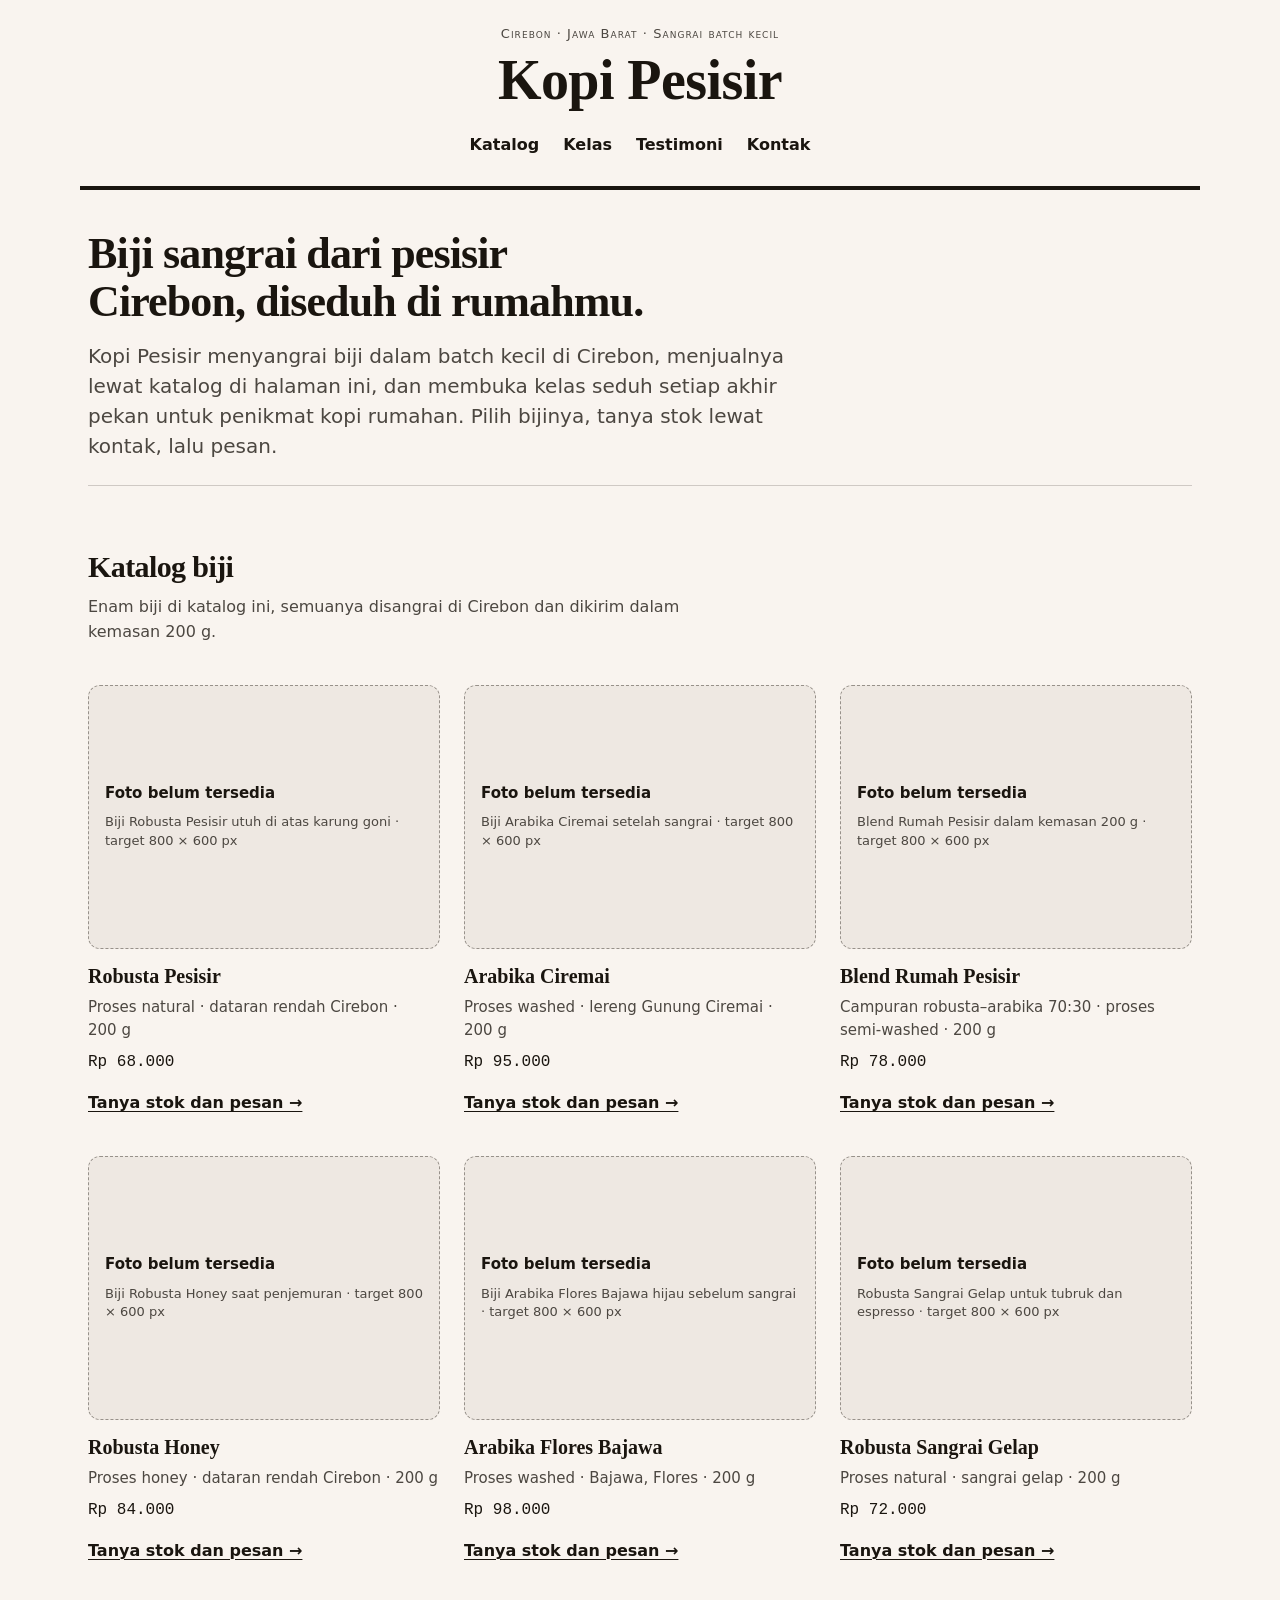
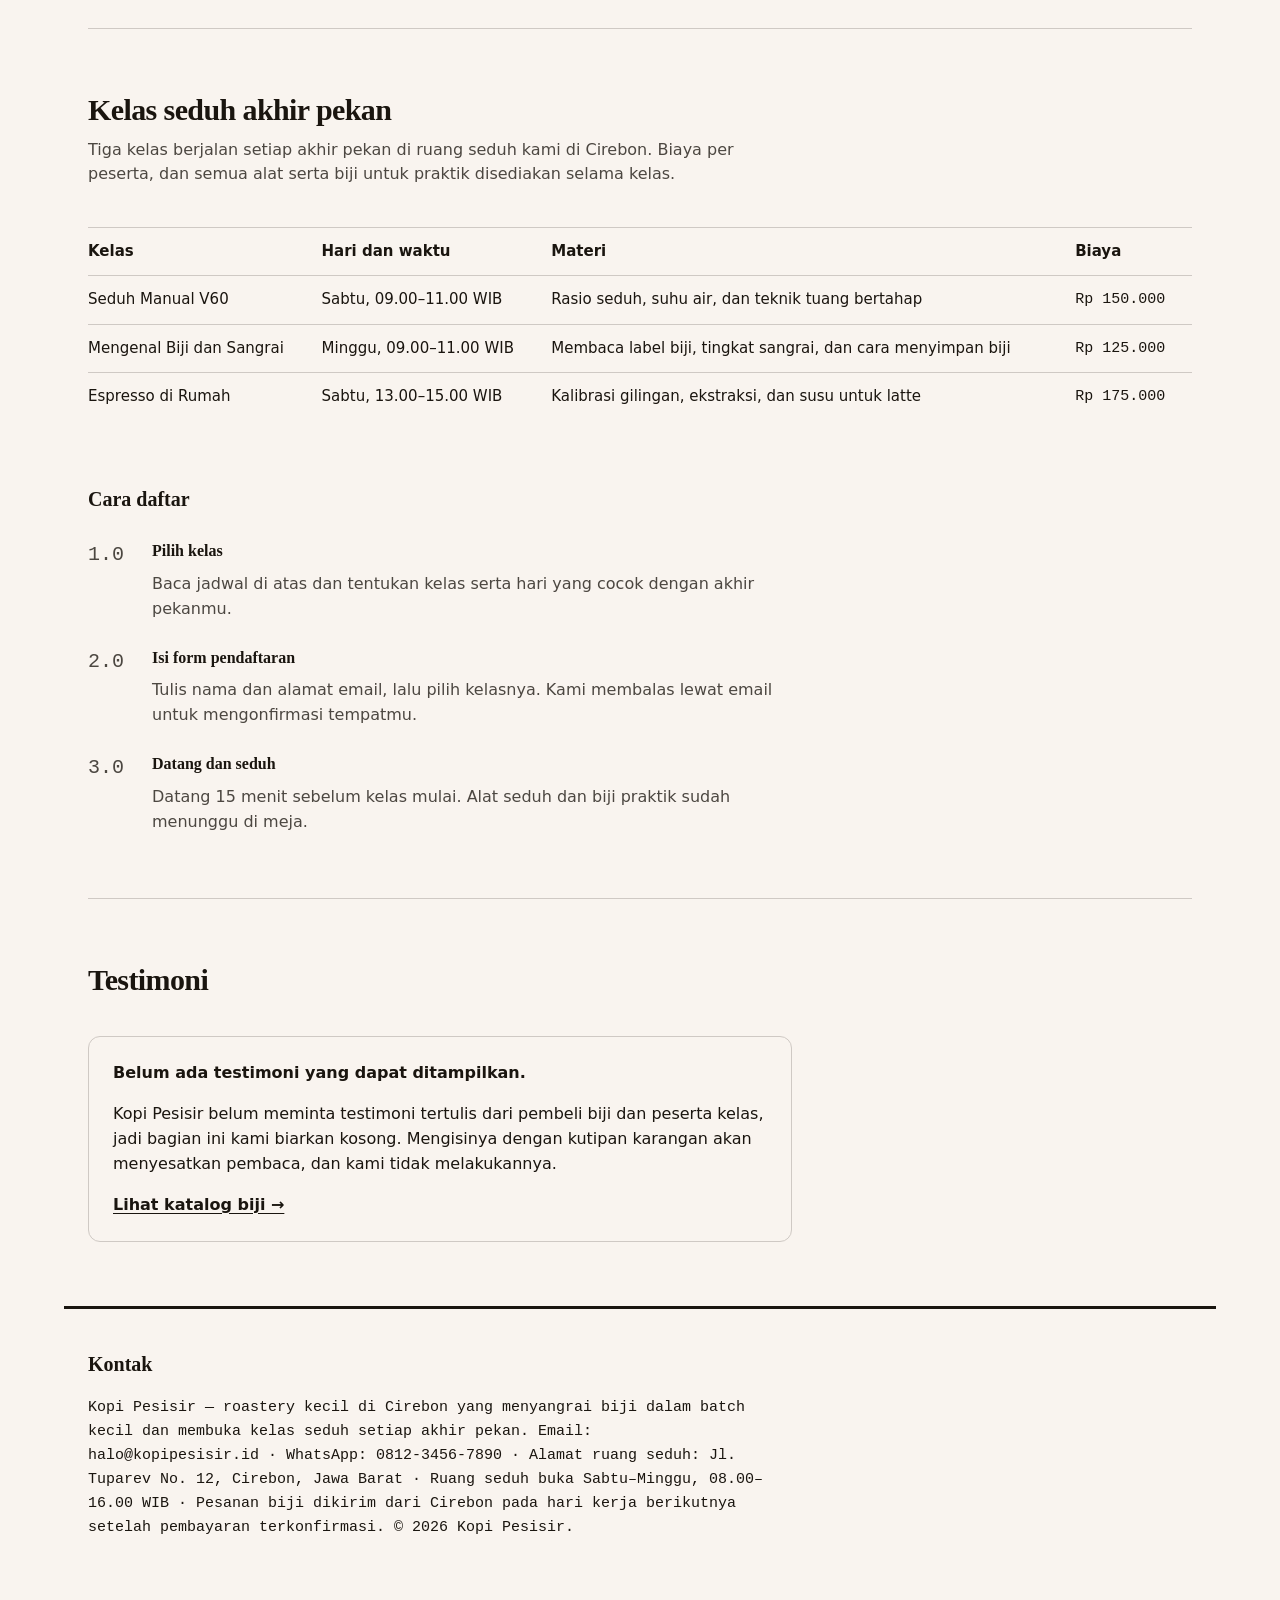
<file: docs/proving-runs/2026-10-22-a002/index.html>
<!DOCTYPE html>
<html lang="id">
<head>
<meta charset="utf-8">
<meta name="viewport" content="width=device-width, initial-scale=1, viewport-fit=cover">
<title>Kopi Pesisir — Biji Sangrai dan Kelas Seduh di Cirebon</title>
<meta name="description" content="Kopi Pesisir menyangrai biji dalam batch kecil di Cirebon, menjualnya lewat katalog ini, dan membuka kelas seduh setiap akhir pekan.">
<link rel="stylesheet" href="style.css">
</head>
<body>

<header class="nav-mast">
  <p class="mast-line">Cirebon · Jawa Barat · Sangrai batch kecil</p>
  <p class="mast-name">Kopi Pesisir</p>
  <nav class="mast-nav" aria-label="Utama">
    <ul>
      <li><a href="#katalog">Katalog</a></li>
      <li><a href="#kelas">Kelas</a></li>
      <li><a href="#testimoni">Testimoni</a></li>
      <li><a href="#kontak">Kontak</a></li>
    </ul>
  </nav>
</header>

<main>

  <section class="hero" aria-labelledby="judul-hero">
    <h1 id="judul-hero" class="hero-tagline">Biji sangrai dari pesisir Cirebon, diseduh di rumahmu.</h1>
    <p class="hero-lede">Kopi Pesisir menyangrai biji dalam batch kecil di Cirebon, menjualnya lewat katalog di halaman ini, dan membuka kelas seduh setiap akhir pekan untuk penikmat kopi rumahan. Pilih bijinya, tanya stok lewat kontak, lalu pesan.</p>
  </section>

  <section class="section" id="katalog" aria-labelledby="judul-katalog">
    <header class="head-hang">
      <h2 id="judul-katalog">Katalog biji</h2>
      <p class="section-intro">Enam biji di katalog ini, semuanya disangrai di Cirebon dan dikirim dalam kemasan 200&nbsp;g.</p>
    </header>

    <div class="product-grid">

      <article class="product">
        <div class="product-media" role="img" aria-label="Tempat foto untuk biji Robusta Pesisir, foto belum tersedia">
          <p class="media-label">Foto belum tersedia</p>
          <p class="media-note">Biji Robusta Pesisir utuh di atas karung goni · target 800 × 600 px</p>
        </div>
        <h3 class="product-name">Robusta Pesisir</h3>
        <p class="product-spec">Proses natural · dataran rendah Cirebon · 200&nbsp;g</p>
        <p class="product-price">Rp 68.000</p>
        <p class="product-action"><a class="link-arrow" href="#kontak">Tanya stok dan pesan →</a></p>
      </article>

      <article class="product">
        <div class="product-media" role="img" aria-label="Tempat foto untuk biji Arabika Ciremai, foto belum tersedia">
          <p class="media-label">Foto belum tersedia</p>
          <p class="media-note">Biji Arabika Ciremai setelah sangrai · target 800 × 600 px</p>
        </div>
        <h3 class="product-name">Arabika Ciremai</h3>
        <p class="product-spec">Proses washed · lereng Gunung Ciremai · 200&nbsp;g</p>
        <p class="product-price">Rp 95.000</p>
        <p class="product-action"><a class="link-arrow" href="#kontak">Tanya stok dan pesan →</a></p>
      </article>

      <article class="product">
        <div class="product-media" role="img" aria-label="Tempat foto untuk Blend Rumah Pesisir, foto belum tersedia">
          <p class="media-label">Foto belum tersedia</p>
          <p class="media-note">Blend Rumah Pesisir dalam kemasan 200&nbsp;g · target 800 × 600 px</p>
        </div>
        <h3 class="product-name">Blend Rumah Pesisir</h3>
        <p class="product-spec">Campuran robusta–arabika 70:30 · proses semi-washed · 200&nbsp;g</p>
        <p class="product-price">Rp 78.000</p>
        <p class="product-action"><a class="link-arrow" href="#kontak">Tanya stok dan pesan →</a></p>
      </article>

      <article class="product">
        <div class="product-media" role="img" aria-label="Tempat foto untuk biji Robusta Honey, foto belum tersedia">
          <p class="media-label">Foto belum tersedia</p>
          <p class="media-note">Biji Robusta Honey saat penjemuran · target 800 × 600 px</p>
        </div>
        <h3 class="product-name">Robusta Honey</h3>
        <p class="product-spec">Proses honey · dataran rendah Cirebon · 200&nbsp;g</p>
        <p class="product-price">Rp 84.000</p>
        <p class="product-action"><a class="link-arrow" href="#kontak">Tanya stok dan pesan →</a></p>
      </article>

      <article class="product">
        <div class="product-media" role="img" aria-label="Tempat foto untuk biji Arabika Flores Bajawa, foto belum tersedia">
          <p class="media-label">Foto belum tersedia</p>
          <p class="media-note">Biji Arabika Flores Bajawa hijau sebelum sangrai · target 800 × 600 px</p>
        </div>
        <h3 class="product-name">Arabika Flores Bajawa</h3>
        <p class="product-spec">Proses washed · Bajawa, Flores · 200&nbsp;g</p>
        <p class="product-price">Rp 98.000</p>
        <p class="product-action"><a class="link-arrow" href="#kontak">Tanya stok dan pesan →</a></p>
      </article>

      <article class="product">
        <div class="product-media" role="img" aria-label="Tempat foto untuk biji Robusta Sangrai Gelap, foto belum tersedia">
          <p class="media-label">Foto belum tersedia</p>
          <p class="media-note">Robusta Sangrai Gelap untuk tubruk dan espresso · target 800 × 600 px</p>
        </div>
        <h3 class="product-name">Robusta Sangrai Gelap</h3>
        <p class="product-spec">Proses natural · sangrai gelap · 200&nbsp;g</p>
        <p class="product-price">Rp 72.000</p>
        <p class="product-action"><a class="link-arrow" href="#kontak">Tanya stok dan pesan →</a></p>
      </article>

    </div>
  </section>

  <section class="section" id="kelas" aria-labelledby="judul-kelas">
    <header class="head-hang">
      <h2 id="judul-kelas">Kelas seduh akhir pekan</h2>
      <p class="section-intro">Tiga kelas berjalan setiap akhir pekan di ruang seduh kami di Cirebon. Biaya per peserta, dan semua alat serta biji untuk praktik disediakan selama kelas.</p>
    </header>

    <table class="schedule">
      <thead>
        <tr>
          <th scope="col">Kelas</th>
          <th scope="col">Hari dan waktu</th>
          <th scope="col">Materi</th>
          <th scope="col">Biaya</th>
        </tr>
      </thead>
      <tbody>
        <tr>
          <td data-label="Kelas">Seduh Manual V60</td>
          <td data-label="Hari dan waktu">Sabtu, 09.00–11.00 WIB</td>
          <td data-label="Materi">Rasio seduh, suhu air, dan teknik tuang bertahap</td>
          <td data-label="Biaya" class="num">Rp 150.000</td>
        </tr>
        <tr>
          <td data-label="Kelas">Mengenal Biji dan Sangrai</td>
          <td data-label="Hari dan waktu">Minggu, 09.00–11.00 WIB</td>
          <td data-label="Materi">Membaca label biji, tingkat sangrai, dan cara menyimpan biji</td>
          <td data-label="Biaya" class="num">Rp 125.000</td>
        </tr>
        <tr>
          <td data-label="Kelas">Espresso di Rumah</td>
          <td data-label="Hari dan waktu">Sabtu, 13.00–15.00 WIB</td>
          <td data-label="Materi">Kalibrasi gilingan, ekstraksi, dan susu untuk latte</td>
          <td data-label="Biaya" class="num">Rp 175.000</td>
        </tr>
      </tbody>
    </table>

    <h3 class="steps-title">Cara daftar</h3>
    <ol class="steps">
      <li>
        <span class="stage">1.0</span>
        <div>
          <h4>Pilih kelas</h4>
          <p>Baca jadwal di atas dan tentukan kelas serta hari yang cocok dengan akhir pekanmu.</p>
        </div>
      </li>
      <li>
        <span class="stage">2.0</span>
        <div>
          <h4>Isi form pendaftaran</h4>
          <p>Tulis nama dan alamat email, lalu pilih kelasnya. Kami membalas lewat email untuk mengonfirmasi tempatmu.</p>
        </div>
      </li>
      <li>
        <span class="stage">3.0</span>
        <div>
          <h4>Datang dan seduh</h4>
          <p>Datang 15 menit sebelum kelas mulai. Alat seduh dan biji praktik sudah menunggu di meja.</p>
        </div>
      </li>
    </ol>
  </section>

  <section class="section" id="testimoni" aria-labelledby="judul-testimoni">
    <header class="head-hang">
      <h2 id="judul-testimoni">Testimoni</h2>
    </header>
    <div class="empty-state">
      <p class="empty-title">Belum ada testimoni yang dapat ditampilkan.</p>
      <p>Kopi Pesisir belum meminta testimoni tertulis dari pembeli biji dan peserta kelas, jadi bagian ini kami biarkan kosong. Mengisinya dengan kutipan karangan akan menyesatkan pembaca, dan kami tidak melakukannya.</p>
      <p><a class="link-arrow" href="#katalog">Lihat katalog biji →</a></p>
    </div>
  </section>

</main>

<footer class="foot-dense" id="kontak">
  <h2 class="foot-title">Kontak</h2>
  <p class="foot-block">Kopi Pesisir — roastery kecil di Cirebon yang menyangrai biji dalam batch kecil dan membuka kelas seduh setiap akhir pekan. Email: halo@kopipesisir.id · WhatsApp: 0812-3456-7890 · Alamat ruang seduh: Jl. Tuparev No. 12, Cirebon, Jawa Barat · Ruang seduh buka Sabtu–Minggu, 08.00–16.00 WIB · Pesanan biji dikirim dari Cirebon pada hari kerja berikutnya setelah pembayaran terkonfirmasi. © 2026 Kopi Pesisir.</p>
</footer>

</body>
</html>
</file>
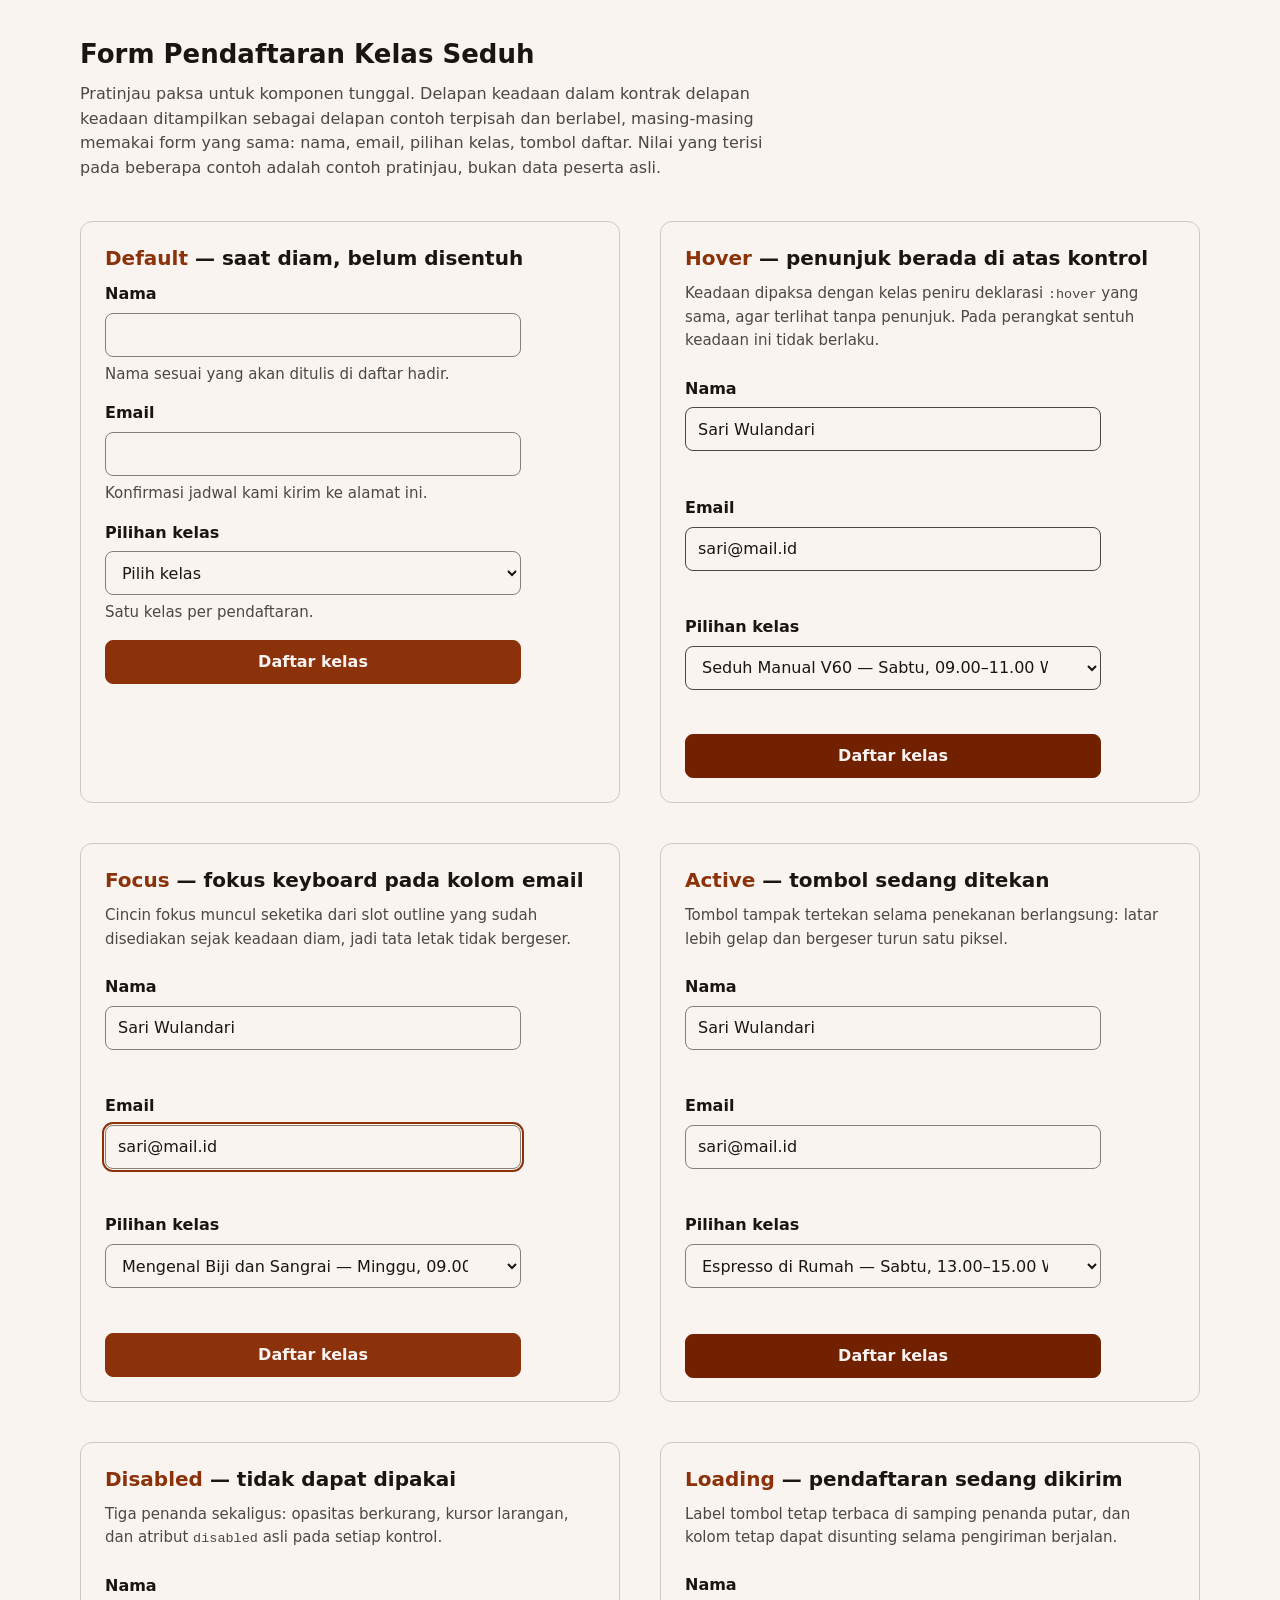
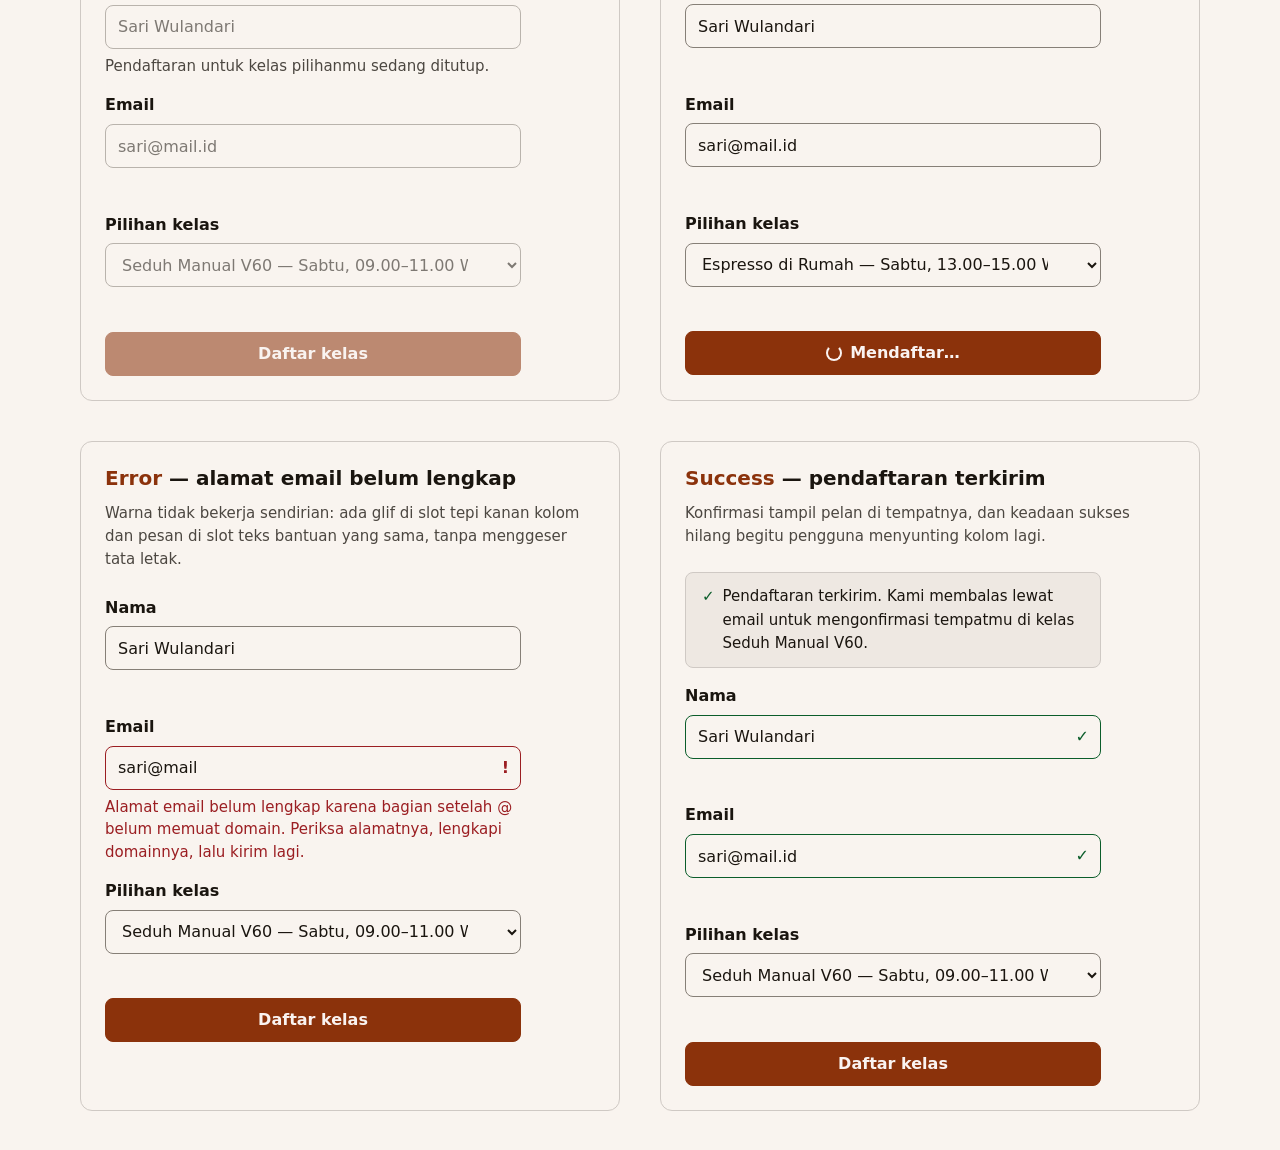
<file: docs/proving-runs/2026-10-22-a002/form-states.html>
<!DOCTYPE html>
<html lang="id">
<head>
<meta charset="utf-8">
<meta name="viewport" content="width=device-width, initial-scale=1, viewport-fit=cover">
<title>Pratinjau Paksa — Form Pendaftaran Kelas Seduh Kopi Pesisir</title>
<meta name="description" content="Pratinjau paksa delapan keadaan form pendaftaran kelas seduh Kopi Pesisir: default, hover, focus, active, disabled, loading, error, success.">
<link rel="stylesheet" href="form.css">
</head>
<body>

<header class="preview-head">
  <h1>Form Pendaftaran Kelas Seduh</h1>
  <p>Pratinjau paksa untuk komponen tunggal. Delapan keadaan dalam kontrak delapan keadaan ditampilkan sebagai delapan contoh terpisah dan berlabel, masing-masing memakai form yang sama: nama, email, pilihan kelas, tombol daftar. Nilai yang terisi pada beberapa contoh adalah contoh pratinjau, bukan data peserta asli.</p>
</header>

<main class="preview-grid">

  <!-- 1 · Default -->
  <section class="instance" aria-labelledby="h-default">
    <h2 id="h-default"><span class="state-name">Default</span> — saat diam, belum disentuh</h2>
    <form class="reg-form">
      <div class="field">
        <label for="d-nama">Nama</label>
        <div class="control-wrap">
          <input id="d-nama" name="nama" type="text" autocomplete="name">
          <span class="glyph" aria-hidden="true"></span>
        </div>
        <p class="field-note">Nama sesuai yang akan ditulis di daftar hadir.</p>
      </div>
      <div class="field">
        <label for="d-email">Email</label>
        <div class="control-wrap">
          <input id="d-email" name="email" type="email" autocomplete="email" inputmode="email">
          <span class="glyph" aria-hidden="true"></span>
        </div>
        <p class="field-note">Konfirmasi jadwal kami kirim ke alamat ini.</p>
      </div>
      <div class="field">
        <label for="d-kelas">Pilihan kelas</label>
        <div class="control-wrap">
          <select id="d-kelas" name="kelas">
            <option value="" selected>Pilih kelas</option>
            <option value="v60">Seduh Manual V60 — Sabtu, 09.00–11.00 WIB</option>
            <option value="biji">Mengenal Biji dan Sangrai — Minggu, 09.00–11.00 WIB</option>
            <option value="espresso">Espresso di Rumah — Sabtu, 13.00–15.00 WIB</option>
          </select>
        </div>
        <p class="field-note">Satu kelas per pendaftaran.</p>
      </div>
      <button class="btn" type="submit">Daftar kelas</button>
    </form>
  </section>

  <!-- 2 · Hover -->
  <section class="instance" aria-labelledby="h-hover">
    <h2 id="h-hover"><span class="state-name">Hover</span> — penunjuk berada di atas kontrol</h2>
    <p class="instance-note">Keadaan dipaksa dengan kelas peniru deklarasi <span class="mono">:hover</span> yang sama, agar terlihat tanpa penunjuk. Pada perangkat sentuh keadaan ini tidak berlaku.</p>
    <form class="reg-form force-hover">
      <div class="field">
        <label for="hv-nama">Nama</label>
        <div class="control-wrap">
          <input id="hv-nama" name="nama" type="text" autocomplete="name" value="Sari Wulandari">
          <span class="glyph" aria-hidden="true"></span>
        </div>
        <p class="field-note" aria-hidden="true"></p>
      </div>
      <div class="field">
        <label for="hv-email">Email</label>
        <div class="control-wrap">
          <input id="hv-email" name="email" type="email" autocomplete="email" inputmode="email" value="sari@mail.id">
          <span class="glyph" aria-hidden="true"></span>
        </div>
        <p class="field-note" aria-hidden="true"></p>
      </div>
      <div class="field">
        <label for="hv-kelas">Pilihan kelas</label>
        <div class="control-wrap">
          <select id="hv-kelas" name="kelas">
            <option value="">Pilih kelas</option>
            <option value="v60" selected>Seduh Manual V60 — Sabtu, 09.00–11.00 WIB</option>
            <option value="biji">Mengenal Biji dan Sangrai — Minggu, 09.00–11.00 WIB</option>
            <option value="espresso">Espresso di Rumah — Sabtu, 13.00–15.00 WIB</option>
          </select>
        </div>
        <p class="field-note" aria-hidden="true"></p>
      </div>
      <button class="btn" type="submit">Daftar kelas</button>
    </form>
  </section>

  <!-- 3 · Focus -->
  <section class="instance" aria-labelledby="h-focus">
    <h2 id="h-focus"><span class="state-name">Focus</span> — fokus keyboard pada kolom email</h2>
    <p class="instance-note">Cincin fokus muncul seketika dari slot outline yang sudah disediakan sejak keadaan diam, jadi tata letak tidak bergeser.</p>
    <form class="reg-form">
      <div class="field">
        <label for="fc-nama">Nama</label>
        <div class="control-wrap">
          <input id="fc-nama" name="nama" type="text" autocomplete="name" value="Sari Wulandari">
          <span class="glyph" aria-hidden="true"></span>
        </div>
        <p class="field-note" aria-hidden="true"></p>
      </div>
      <div class="field">
        <label for="fc-email">Email</label>
        <div class="control-wrap">
          <input class="is-focused" id="fc-email" name="email" type="email" autocomplete="email" inputmode="email" value="sari@mail.id">
          <span class="glyph" aria-hidden="true"></span>
        </div>
        <p class="field-note" aria-hidden="true"></p>
      </div>
      <div class="field">
        <label for="fc-kelas">Pilihan kelas</label>
        <div class="control-wrap">
          <select id="fc-kelas" name="kelas">
            <option value="">Pilih kelas</option>
            <option value="v60">Seduh Manual V60 — Sabtu, 09.00–11.00 WIB</option>
            <option value="biji" selected>Mengenal Biji dan Sangrai — Minggu, 09.00–11.00 WIB</option>
            <option value="espresso">Espresso di Rumah — Sabtu, 13.00–15.00 WIB</option>
          </select>
        </div>
        <p class="field-note" aria-hidden="true"></p>
      </div>
      <button class="btn" type="submit">Daftar kelas</button>
    </form>
  </section>

  <!-- 4 · Active -->
  <section class="instance" aria-labelledby="h-active">
    <h2 id="h-active"><span class="state-name">Active</span> — tombol sedang ditekan</h2>
    <p class="instance-note">Tombol tampak tertekan selama penekanan berlangsung: latar lebih gelap dan bergeser turun satu piksel.</p>
    <form class="reg-form">
      <div class="field">
        <label for="ac-nama">Nama</label>
        <div class="control-wrap">
          <input id="ac-nama" name="nama" type="text" autocomplete="name" value="Sari Wulandari">
          <span class="glyph" aria-hidden="true"></span>
        </div>
        <p class="field-note" aria-hidden="true"></p>
      </div>
      <div class="field">
        <label for="ac-email">Email</label>
        <div class="control-wrap">
          <input id="ac-email" name="email" type="email" autocomplete="email" inputmode="email" value="sari@mail.id">
          <span class="glyph" aria-hidden="true"></span>
        </div>
        <p class="field-note" aria-hidden="true"></p>
      </div>
      <div class="field">
        <label for="ac-kelas">Pilihan kelas</label>
        <div class="control-wrap">
          <select id="ac-kelas" name="kelas">
            <option value="">Pilih kelas</option>
            <option value="v60">Seduh Manual V60 — Sabtu, 09.00–11.00 WIB</option>
            <option value="biji">Mengenal Biji dan Sangrai — Minggu, 09.00–11.00 WIB</option>
            <option value="espresso" selected>Espresso di Rumah — Sabtu, 13.00–15.00 WIB</option>
          </select>
        </div>
        <p class="field-note" aria-hidden="true"></p>
      </div>
      <button class="btn is-active" type="submit">Daftar kelas</button>
    </form>
  </section>

  <!-- 5 · Disabled -->
  <section class="instance" aria-labelledby="h-disabled">
    <h2 id="h-disabled"><span class="state-name">Disabled</span> — tidak dapat dipakai</h2>
    <p class="instance-note">Tiga penanda sekaligus: opasitas berkurang, kursor larangan, dan atribut <span class="mono">disabled</span> asli pada setiap kontrol.</p>
    <form class="reg-form">
      <div class="field">
        <label for="ds-nama">Nama</label>
        <div class="control-wrap">
          <input id="ds-nama" name="nama" type="text" autocomplete="name" value="Sari Wulandari" disabled>
          <span class="glyph" aria-hidden="true"></span>
        </div>
        <p class="field-note">Pendaftaran untuk kelas pilihanmu sedang ditutup.</p>
      </div>
      <div class="field">
        <label for="ds-email">Email</label>
        <div class="control-wrap">
          <input id="ds-email" name="email" type="email" autocomplete="email" inputmode="email" value="sari@mail.id" disabled>
          <span class="glyph" aria-hidden="true"></span>
        </div>
        <p class="field-note" aria-hidden="true"></p>
      </div>
      <div class="field">
        <label for="ds-kelas">Pilihan kelas</label>
        <div class="control-wrap">
          <select id="ds-kelas" name="kelas" disabled>
            <option value="">Pilih kelas</option>
            <option value="v60" selected>Seduh Manual V60 — Sabtu, 09.00–11.00 WIB</option>
            <option value="biji">Mengenal Biji dan Sangrai — Minggu, 09.00–11.00 WIB</option>
            <option value="espresso">Espresso di Rumah — Sabtu, 13.00–15.00 WIB</option>
          </select>
        </div>
        <p class="field-note" aria-hidden="true"></p>
      </div>
      <button class="btn" type="submit" disabled>Daftar kelas</button>
    </form>
  </section>

  <!-- 6 · Loading -->
  <section class="instance" aria-labelledby="h-loading">
    <h2 id="h-loading"><span class="state-name">Loading</span> — pendaftaran sedang dikirim</h2>
    <p class="instance-note">Label tombol tetap terbaca di samping penanda putar, dan kolom tetap dapat disunting selama pengiriman berjalan.</p>
    <form class="reg-form" aria-busy="true">
      <div class="field">
        <label for="ld-nama">Nama</label>
        <div class="control-wrap">
          <input id="ld-nama" name="nama" type="text" autocomplete="name" value="Sari Wulandari">
          <span class="glyph" aria-hidden="true"></span>
        </div>
        <p class="field-note" aria-hidden="true"></p>
      </div>
      <div class="field">
        <label for="ld-email">Email</label>
        <div class="control-wrap">
          <input id="ld-email" name="email" type="email" autocomplete="email" inputmode="email" value="sari@mail.id">
          <span class="glyph" aria-hidden="true"></span>
        </div>
        <p class="field-note" aria-hidden="true"></p>
      </div>
      <div class="field">
        <label for="ld-kelas">Pilihan kelas</label>
        <div class="control-wrap">
          <select id="ld-kelas" name="kelas">
            <option value="">Pilih kelas</option>
            <option value="v60">Seduh Manual V60 — Sabtu, 09.00–11.00 WIB</option>
            <option value="biji">Mengenal Biji dan Sangrai — Minggu, 09.00–11.00 WIB</option>
            <option value="espresso" selected>Espresso di Rumah — Sabtu, 13.00–15.00 WIB</option>
          </select>
        </div>
        <p class="field-note" aria-hidden="true"></p>
      </div>
      <button class="btn is-loading" type="submit" aria-disabled="true"><span class="spinner" aria-hidden="true"></span>Mendaftar…</button>
    </form>
  </section>

  <!-- 7 · Error -->
  <section class="instance" aria-labelledby="h-error">
    <h2 id="h-error"><span class="state-name">Error</span> — alamat email belum lengkap</h2>
    <p class="instance-note">Warna tidak bekerja sendirian: ada glif di slot tepi kanan kolom dan pesan di slot teks bantuan yang sama, tanpa menggeser tata letak.</p>
    <form class="reg-form">
      <div class="field">
        <label for="er-nama">Nama</label>
        <div class="control-wrap">
          <input id="er-nama" name="nama" type="text" autocomplete="name" value="Sari Wulandari">
          <span class="glyph" aria-hidden="true"></span>
        </div>
        <p class="field-note" aria-hidden="true"></p>
      </div>
      <div class="field">
        <label for="er-email">Email</label>
        <div class="control-wrap">
          <input class="is-error" id="er-email" name="email" type="email" autocomplete="email" inputmode="email" value="sari@mail" aria-invalid="true" aria-describedby="er-email-note">
          <span class="glyph glyph-error" aria-hidden="true">!</span>
        </div>
        <p class="field-note note-error" id="er-email-note">Alamat email belum lengkap karena bagian setelah @ belum memuat domain. Periksa alamatnya, lengkapi domainnya, lalu kirim lagi.</p>
      </div>
      <div class="field">
        <label for="er-kelas">Pilihan kelas</label>
        <div class="control-wrap">
          <select id="er-kelas" name="kelas">
            <option value="">Pilih kelas</option>
            <option value="v60" selected>Seduh Manual V60 — Sabtu, 09.00–11.00 WIB</option>
            <option value="biji">Mengenal Biji dan Sangrai — Minggu, 09.00–11.00 WIB</option>
            <option value="espresso">Espresso di Rumah — Sabtu, 13.00–15.00 WIB</option>
          </select>
        </div>
        <p class="field-note" aria-hidden="true"></p>
      </div>
      <button class="btn" type="submit">Daftar kelas</button>
    </form>
  </section>

  <!-- 8 · Success -->
  <section class="instance" aria-labelledby="h-success">
    <h2 id="h-success"><span class="state-name">Success</span> — pendaftaran terkirim</h2>
    <p class="instance-note">Konfirmasi tampil pelan di tempatnya, dan keadaan sukses hilang begitu pengguna menyunting kolom lagi.</p>
    <form class="reg-form">
      <p class="form-status" role="status"><span class="status-glyph" aria-hidden="true">✓</span> Pendaftaran terkirim. Kami membalas lewat email untuk mengonfirmasi tempatmu di kelas Seduh Manual V60.</p>
      <div class="field">
        <label for="ok-nama">Nama</label>
        <div class="control-wrap">
          <input class="is-success" id="ok-nama" name="nama" type="text" autocomplete="name" value="Sari Wulandari">
          <span class="glyph glyph-success" aria-hidden="true">✓</span>
        </div>
        <p class="field-note" aria-hidden="true"></p>
      </div>
      <div class="field">
        <label for="ok-email">Email</label>
        <div class="control-wrap">
          <input class="is-success" id="ok-email" name="email" type="email" autocomplete="email" inputmode="email" value="sari@mail.id">
          <span class="glyph glyph-success" aria-hidden="true">✓</span>
        </div>
        <p class="field-note" aria-hidden="true"></p>
      </div>
      <div class="field">
        <label for="ok-kelas">Pilihan kelas</label>
        <div class="control-wrap">
          <select id="ok-kelas" name="kelas">
            <option value="">Pilih kelas</option>
            <option value="v60" selected>Seduh Manual V60 — Sabtu, 09.00–11.00 WIB</option>
            <option value="biji">Mengenal Biji dan Sangrai — Minggu, 09.00–11.00 WIB</option>
            <option value="espresso">Espresso di Rumah — Sabtu, 13.00–15.00 WIB</option>
          </select>
        </div>
        <p class="field-note" aria-hidden="true"></p>
      </div>
      <button class="btn" type="submit">Daftar kelas</button>
    </form>
  </section>

</main>

</body>
</html>
</file>
<file: docs/proving-runs/2026-10-22-a002/style.css>
/* Kopi Pesisir — proving run A-002.
   All colours live in the :root token block below, in OKLCH.
   Outside :root, colours are referenced by token only.
   Exactly one accent: --accent. */

:root {
  /* Colour tokens (OKLCH). Neutrals tint toward anchor hue 70 (warm);
     the accent sits at hue 40 (roasted terracotta). */
  --paper: oklch(97% 0.008 70);
  --paper-2: oklch(93.5% 0.01 70);
  --ink: oklch(20% 0.014 70);
  --ink-2: oklch(40% 0.012 70);
  --rule: oklch(84% 0.01 70);
  --rule-2: oklch(66% 0.012 70);
  --accent: oklch(44% 0.13 40);
  --on-accent: oklch(97% 0.008 40);

  /* Type stacks: system stacks only (brief constraint, reason in trace). */
  --font-display: Georgia, "Iowan Old Style", "Times New Roman", serif;
  --font-body: system-ui, -apple-system, "Segoe UI", sans-serif;
  --font-mono: ui-monospace, "SF Mono", Consolas, monospace;

  /* Type scale */
  --text-xs: 0.8125rem;
  --text-sm: 0.9375rem;
  --text-md: 1rem;
  --text-lg: 1.25rem;
  --text-xl: 1.625rem;
  --text-display: 2.25rem;
  --text-wordmark: 2.75rem;

  /* Spacing scale */
  --space-xs: 0.5rem;
  --space-sm: 0.75rem;
  --space-md: 1rem;
  --space-lg: 1.5rem;
  --space-xl: 2.5rem;
  --space-2xl: 4rem;

  --rule-hair: 1px;
  --radius: 0.75rem;
  --ease-out: cubic-bezier(0.16, 1, 0.3, 1);
  --dur-short: 150ms;
}

*,
*::before,
*::after {
  box-sizing: border-box;
}

html,
body {
  overflow-x: clip;
}

body {
  margin: 0;
  background-color: var(--paper);
  color: var(--ink);
  font-family: var(--font-body);
  font-size: var(--text-md);
  line-height: 1.55;
}

::selection {
  background-color: var(--accent);
  color: var(--on-accent);
}

:focus-visible {
  outline: 2px solid var(--accent);
  outline-offset: 2px;
}

a {
  color: var(--ink);
}

@media (hover: hover) {
  a {
    transition: color var(--dur-short) var(--ease-out);
  }

  a:hover {
    color: var(--accent);
  }
}

h1,
h2,
h3,
h4 {
  font-family: var(--font-display);
  overflow-wrap: anywhere;
  min-width: 0;
  text-wrap: balance;
}

main,
.foot-dense {
  padding-inline: var(--space-md);
  max-width: 72rem;
  margin-inline: auto;
}

/* --- N6 Newspaper Masthead ---------------------------------------- */

.nav-mast {
  display: grid;
  gap: var(--space-xs);
  padding: var(--space-lg) var(--space-md) 0;
  text-align: center;
  max-width: 72rem;
  margin-inline: auto;
}

.mast-line {
  margin: 0;
  font-size: var(--text-xs);
  font-variant: small-caps;
  letter-spacing: 0.08em;
  color: var(--ink-2);
}

.mast-name {
  margin: 0;
  font-family: var(--font-display);
  font-size: var(--text-wordmark);
  font-weight: 700;
  letter-spacing: -0.01em;
  line-height: 1.02;
}

.mast-nav ul {
  display: flex;
  flex-wrap: wrap;
  justify-content: center;
  gap: var(--space-sm) var(--space-lg);
  list-style: none;
  padding: 0;
  margin: var(--space-xs) 0 0;
}

.mast-nav a {
  display: inline-block;
  padding-block: var(--space-xs);
  white-space: nowrap;
  text-decoration: none;
  font-weight: 600;
}

.nav-mast::after {
  content: "";
  border-top: 3px solid var(--ink);
  border-bottom: var(--rule-hair) solid var(--ink);
  height: 4px;
  margin-top: var(--space-sm);
}

/* --- Hero (Catalogue heading: brand tagline only, no big display) -- */

.hero {
  padding-block: var(--space-xl) var(--space-lg);
  max-width: 44rem;
}

.hero-tagline {
  margin: 0 0 var(--space-md);
  font-size: var(--text-display);
  font-weight: 700;
  letter-spacing: -0.02em;
  line-height: 1.08;
}

.hero-lede {
  margin: 0;
  font-size: var(--text-lg);
  line-height: 1.5;
  color: var(--ink-2);
  max-width: 65ch;
}

/* --- Sections ------------------------------------------------------ */

.section {
  border-top: var(--rule-hair) solid var(--rule);
  padding-bottom: var(--space-2xl);
}

/* S2 Hanging: heading floats in negative space, no border, no rule. */
.head-hang {
  padding-block: var(--space-2xl) var(--space-xl);
}

.head-hang h2 {
  margin: 0;
  font-size: var(--text-xl);
  font-weight: 700;
  letter-spacing: -0.02em;
  line-height: 1.1;
}

.section-intro {
  margin: var(--space-sm) 0 0;
  color: var(--ink-2);
  max-width: 65ch;
}

/* --- F6 Product Card Grid (Catalogue body) -------------------------- */

.product-grid {
  display: grid;
  grid-template-columns: minmax(0, 1fr);
  gap: var(--space-xl) var(--space-lg);
}

.product {
  display: grid;
  gap: var(--space-xs);
  align-content: start;
  min-width: 0;
}

/* Honest placeholder: flat tinted block, dashed hairline, labelled
   with the intended subject and target size. Never a fake photo. */
.product-media {
  display: grid;
  align-content: center;
  gap: var(--space-xs);
  aspect-ratio: 4 / 3;
  padding: var(--space-md);
  background-color: var(--paper-2);
  border: var(--rule-hair) dashed var(--rule-2);
  border-radius: var(--radius);
}

.media-label {
  margin: 0;
  font-weight: 700;
  font-size: var(--text-sm);
}

.media-note {
  margin: 0;
  font-size: var(--text-xs);
  line-height: 1.45;
  color: var(--ink-2);
}

.product-name {
  margin: var(--space-xs) 0 0;
  font-size: var(--text-lg);
  font-weight: 700;
  line-height: 1.15;
}

.product-spec {
  margin: 0;
  font-size: var(--text-sm);
  color: var(--ink-2);
}

.product-price {
  margin: 0;
  font-family: var(--font-mono);
  font-size: var(--text-md);
  font-variant-numeric: tabular-nums;
}

.product-action {
  margin: var(--space-xs) 0 0;
}

/* C3 Typographic Link: a word group, an arrow, a 1px underline. */
.link-arrow {
  white-space: nowrap;
  text-decoration: underline;
  text-decoration-thickness: 1px;
  text-underline-offset: 3px;
  font-weight: 600;
}

/* --- F3 Tabular Spec Sheet (class schedule) -------------------------- */

.schedule {
  width: 100%;
  border-collapse: collapse;
  font-size: var(--text-sm);
}

/* Small screens: the table restacks. Rows become blocks, column
   labels return through data-label, nothing scrolls sideways. */
.schedule thead {
  position: absolute;
  width: 1px;
  height: 1px;
  overflow: hidden;
  clip-path: inset(50%);
  white-space: nowrap;
}

.schedule,
.schedule tbody,
.schedule tr,
.schedule td {
  display: block;
}

.schedule tr {
  padding-block: var(--space-md);
  border-top: var(--rule-hair) solid var(--rule);
}

.schedule td {
  display: grid;
  grid-template-columns: minmax(0, 7.5rem) minmax(0, 1fr);
  gap: var(--space-sm);
  padding-block: var(--space-xs);
  overflow-wrap: anywhere;
  min-width: 0;
}

.schedule td::before {
  content: attr(data-label);
  font-weight: 600;
  color: var(--ink-2);
}

.schedule .num {
  font-family: var(--font-mono);
  font-variant-numeric: tabular-nums;
}

/* --- F4 Step Sequence (Cara daftar) ----------------------------------- */

.steps-title {
  margin: var(--space-2xl) 0 var(--space-lg);
  font-size: var(--text-lg);
}

.steps {
  list-style: none;
  margin: 0;
  padding: 0;
  display: grid;
  gap: var(--space-lg);
  max-width: 44rem;
}

.steps li {
  display: grid;
  grid-template-columns: minmax(0, 3rem) minmax(0, 1fr);
  gap: var(--space-md);
  align-items: start;
}

.steps .stage {
  font-family: var(--font-mono);
  font-size: var(--text-lg);
  font-variant-numeric: tabular-nums;
  color: var(--ink-2);
}

.steps h4 {
  margin: 0 0 var(--space-xs);
  font-size: var(--text-md);
}

.steps p {
  margin: 0;
  color: var(--ink-2);
  max-width: 65ch;
}

/* --- Testimonial empty state ------------------------------------------ */

.empty-state {
  border: var(--rule-hair) solid var(--rule);
  border-radius: var(--radius);
  padding: var(--space-lg);
  max-width: 44rem;
}

.empty-title {
  margin: 0 0 var(--space-sm);
  font-weight: 700;
}

.empty-state p {
  margin: 0 0 var(--space-md);
  max-width: 65ch;
}

.empty-state p:last-child {
  margin-bottom: 0;
}

/* --- Ft4 Dense Typographic footer -------------------------------------- */

.foot-dense {
  border-top: 3px solid var(--ink);
  padding-block: var(--space-xl) var(--space-2xl);
}

.foot-title {
  margin: 0 0 var(--space-md);
  font-size: var(--text-lg);
}

.foot-block {
  margin: 0;
  font-family: var(--font-mono);
  font-size: var(--text-sm);
  line-height: 1.6;
  text-align: left;
  max-width: 75ch;
}

/* --- Responsive canon: typography at 40rem, layout at 60rem ------------ */

@media (min-width: 40rem) {
  :root {
    --text-display: 2.75rem;
    --text-wordmark: 3.5rem;
    --text-xl: 1.875rem;
  }

  main,
  .foot-dense {
    padding-inline: var(--space-lg);
  }

  .product-grid {
    grid-template-columns: repeat(2, minmax(0, 1fr));
  }
}

@media (min-width: 60rem) {
  .product-grid {
    grid-template-columns: repeat(3, minmax(0, 1fr));
  }

  /* Schedule returns to a true table. */
  .schedule {
    display: table;
  }

  .schedule thead {
    position: static;
    width: auto;
    height: auto;
    overflow: visible;
    clip-path: none;
    white-space: normal;
    display: table-header-group;
  }

  .schedule tbody {
    display: table-row-group;
  }

  .schedule tr {
    display: table-row;
    padding-block: 0;
  }

  .schedule th,
  .schedule td {
    display: table-cell;
    text-align: left;
    padding: var(--space-sm) var(--space-md) var(--space-sm) 0;
    border-top: var(--rule-hair) solid var(--rule);
    vertical-align: top;
  }

  .schedule td::before {
    content: none;
  }
}

@media (prefers-reduced-motion: reduce) {
  a {
    transition: none;
  }
}
</file>
<file: docs/proving-runs/2026-10-22-a002/form.css>
/* Form Pendaftaran Kelas Seduh — component-scope proving deliverable.
   All colours live in the :root token block below, in OKLCH.
   The accent (--accent, hue 40) is the page run's accent; --accent-deep
   is its hover/active step at the same hue. Danger and success are
   functional state roles, not additional accents.
   Input geometry contract: border width never changes, the outline
   slot is reserved at rest, input height equals button height. */

:root {
  --paper: oklch(97% 0.008 70);
  --paper-2: oklch(93.5% 0.01 70);
  --ink: oklch(20% 0.014 70);
  --ink-2: oklch(40% 0.012 70);
  --rule: oklch(84% 0.01 70);
  /* --rule-2 darkened from the page run's 66% in the orchestrator's
     review pass (2026-10-22): it is the resting border of the form
     controls, and at 66% it measured 2.85:1 on paper, just under the
     3:1 UI-component floor. At 60% it measures ~3.6:1. */
  --rule-2: oklch(60% 0.014 70);
  --accent: oklch(44% 0.13 40);
  --accent-deep: oklch(37% 0.12 40);
  --on-accent: oklch(97% 0.008 40);
  --danger: oklch(45% 0.16 25);
  --success: oklch(42% 0.11 150);

  --font-body: system-ui, -apple-system, "Segoe UI", sans-serif;
  --font-mono: ui-monospace, "SF Mono", Consolas, monospace;

  --text-sm: 0.9375rem;
  --text-md: 1rem;
  --text-lg: 1.25rem;
  --text-xl: 1.625rem;

  --space-xs: 0.5rem;
  --space-sm: 0.75rem;
  --space-md: 1rem;
  --space-lg: 1.5rem;
  --space-xl: 2.5rem;

  --control-h: 2.75rem; /* 44px floor; one height for input, select, button */
  --radius: 0.5rem;
  --ease-out: cubic-bezier(0.16, 1, 0.3, 1);
  --dur-short: 150ms;
}

*,
*::before,
*::after {
  box-sizing: border-box;
}

html,
body {
  overflow-x: clip;
}

body {
  margin: 0;
  background-color: var(--paper);
  color: var(--ink);
  font-family: var(--font-body);
  font-size: var(--text-md);
  line-height: 1.55;
}

::selection {
  background-color: var(--accent);
  color: var(--on-accent);
}

/* --- Preview harness (labels only; not page design) ------------------- */

.preview-head {
  max-width: 72rem;
  margin-inline: auto;
  padding: var(--space-xl) var(--space-md) 0;
}

.preview-head h1 {
  margin: 0 0 var(--space-sm);
  font-size: var(--text-xl);
  line-height: 1.15;
  overflow-wrap: anywhere;
  min-width: 0;
}

.preview-head p {
  margin: 0;
  color: var(--ink-2);
  max-width: 70ch;
}

.preview-grid {
  display: grid;
  grid-template-columns: minmax(0, 1fr);
  gap: var(--space-xl);
  max-width: 72rem;
  margin-inline: auto;
  padding: var(--space-xl) var(--space-md) var(--space-xl);
}

.instance {
  border: 1px solid var(--rule);
  border-radius: 0.75rem;
  padding: var(--space-lg);
  min-width: 0;
}

.instance h2 {
  margin: 0 0 var(--space-sm);
  font-size: var(--text-lg);
  line-height: 1.2;
}

.state-name {
  color: var(--accent);
}

.instance-note {
  margin: 0 0 var(--space-lg);
  font-size: var(--text-sm);
  color: var(--ink-2);
  max-width: 65ch;
}

.mono {
  font-family: var(--font-mono);
  font-size: 0.9em;
}

@media (min-width: 60rem) {
  .preview-grid {
    grid-template-columns: repeat(2, minmax(0, 1fr));
  }
}

/* --- The component ------------------------------------------------------ */

.reg-form {
  display: grid;
  gap: var(--space-md);
  max-width: 26rem;
}

.field {
  display: grid;
  gap: 0.375rem;
}

.field label {
  font-weight: 600;
}

.control-wrap {
  position: relative;
}

/* Base geometry — holds in EVERY state below:
   - border is always 1px; states change colour, never width
   - outline slot reserved at rest: 2px solid transparent, offset 1px
   - padding-inline-end reserves the ~24px right-edge glyph slot
   - vertical padding is derived: (height - line-height) / 2 */
.reg-form input,
.reg-form select {
  width: 100%;
  height: var(--control-h);
  padding-block: calc((var(--control-h) - 1lh) / 2);
  padding-inline: var(--space-sm) 2.25rem;
  border: 1px solid var(--rule-2);
  border-radius: var(--radius);
  background-color: var(--paper);
  color: var(--ink);
  font: inherit;
  line-height: 1.5;
  outline: 2px solid transparent;
  outline-offset: 1px;
}

/* Helper/error slot: stable height even when empty; the error
   message replaces the helper in the same slot at the same size. */
.field-note {
  margin: 0;
  min-height: 1.5rem;
  min-height: 1lh;
  font-size: var(--text-sm);
  line-height: 1.5;
  color: var(--ink-2);
}

/* Glyph slot occupant: sits in the reserved right-edge space. */
.glyph {
  position: absolute;
  inset-inline-end: var(--space-sm);
  top: 50%;
  translate: 0 -50%;
  font-weight: 700;
  pointer-events: none;
}

.glyph-error {
  color: var(--danger);
}

.glyph-success {
  color: var(--success);
}

.btn {
  display: inline-flex;
  align-items: center;
  justify-content: center;
  gap: var(--space-xs);
  height: var(--control-h);
  padding-block: calc((var(--control-h) - 1lh) / 2);
  padding-inline: var(--space-lg);
  border: 1px solid var(--accent);
  border-radius: var(--radius);
  background-color: var(--accent);
  color: var(--on-accent);
  font: inherit;
  font-weight: 600;
  line-height: 1.5;
  white-space: nowrap;
  cursor: pointer;
  outline: 2px solid transparent;
  outline-offset: 1px;
}

/* --- The eight states --------------------------------------------------- */

/* Hover: one small shift (border colour on fields, background step on
   the button), only where hover exists; the forced class mirrors the
   same declarations for the preview. */
@media (hover: hover) {
  .reg-form input,
  .reg-form select,
  .reg-form .btn {
    transition:
      border-color var(--dur-short) var(--ease-out),
      background-color var(--dur-short) var(--ease-out);
  }

  .reg-form input:hover,
  .reg-form select:hover {
    border-color: var(--ink-2);
  }

  .reg-form .btn:hover {
    background-color: var(--accent-deep);
    border-color: var(--accent-deep);
  }
}

.force-hover input,
.force-hover select {
  border-color: var(--ink-2);
}

.force-hover .btn {
  background-color: var(--accent-deep);
  border-color: var(--accent-deep);
}

/* Focus: the ring appears instantly (no transition on outline) by
   colouring the reserved slot. Never animated in. */
.reg-form input:focus-visible,
.reg-form select:focus-visible,
.reg-form .btn:focus-visible,
.reg-form .is-focused {
  outline-color: var(--accent);
}

/* Active: pressed in — darker step plus a 1px settle. */
.reg-form .btn:active,
.reg-form .btn.is-active {
  background-color: var(--accent-deep);
  border-color: var(--accent-deep);
  translate: 0 1px;
}

/* Disabled: three channels — reduced opacity, not-allowed cursor,
   and the native disabled attribute in the markup. */
.reg-form input:disabled,
.reg-form select:disabled,
.reg-form .btn:disabled {
  opacity: 0.55;
  cursor: not-allowed;
}

/* Loading: spinner beside a readable label; fields stay editable. */
.spinner {
  flex: none;
  width: 1rem;
  height: 1rem;
  border: 2px solid var(--on-accent);
  border-top-color: var(--accent);
  border-radius: 50%;
  animation: spin 900ms linear infinite;
}

@keyframes spin {
  to {
    rotate: 360deg;
  }
}

/* Error: colour plus glyph plus message; border width unchanged. */
.reg-form .is-error {
  border-color: var(--danger);
}

.note-error {
  color: var(--danger);
}

/* Success: colour plus glyph plus a quiet in-place confirmation. */
.reg-form .is-success {
  border-color: var(--success);
}

.form-status {
  display: flex;
  gap: var(--space-xs);
  align-items: baseline;
  margin: 0;
  padding: var(--space-sm) var(--space-md);
  background-color: var(--paper-2);
  border: 1px solid var(--rule);
  border-radius: var(--radius);
  font-size: var(--text-sm);
}

.status-glyph {
  color: var(--success);
  font-weight: 700;
}

@media (prefers-reduced-motion: reduce) {
  .spinner {
    animation: none;
  }

  .reg-form input,
  .reg-form select,
  .reg-form .btn {
    transition: none;
  }
}
</file>
